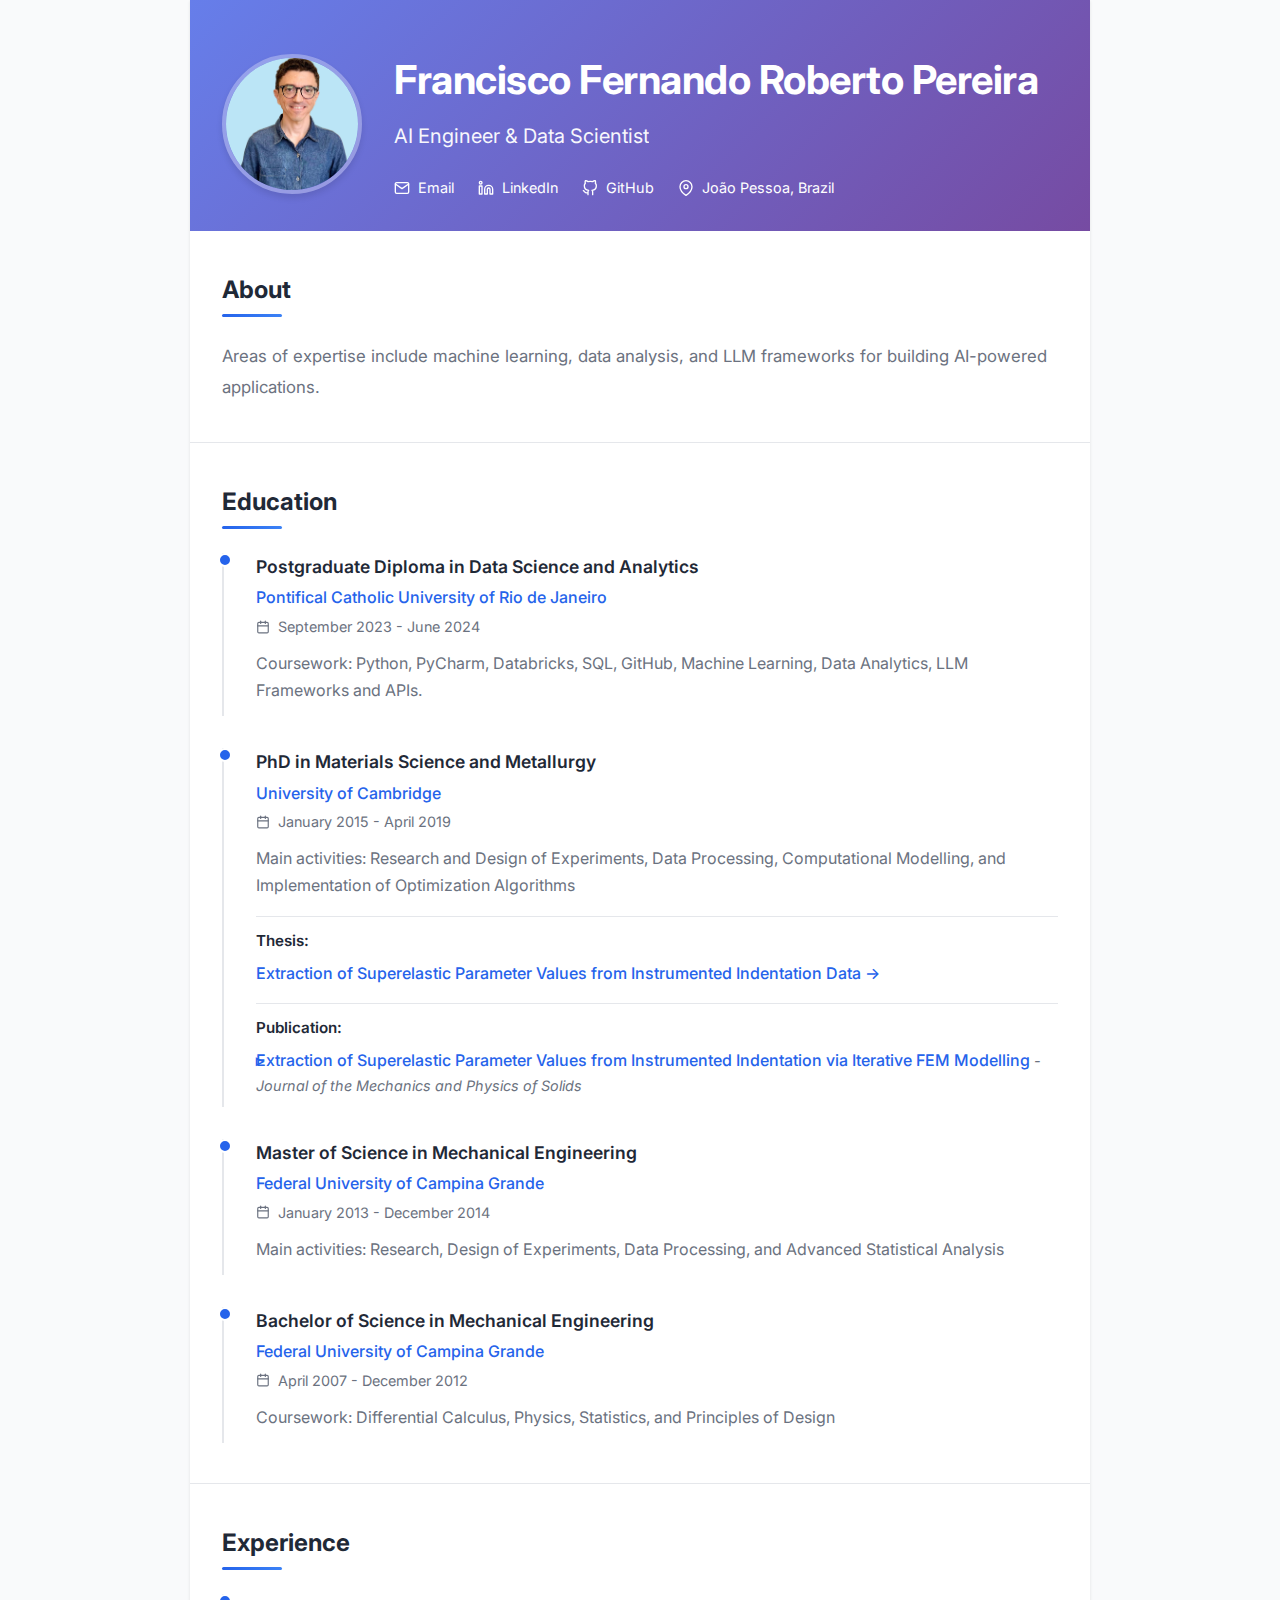
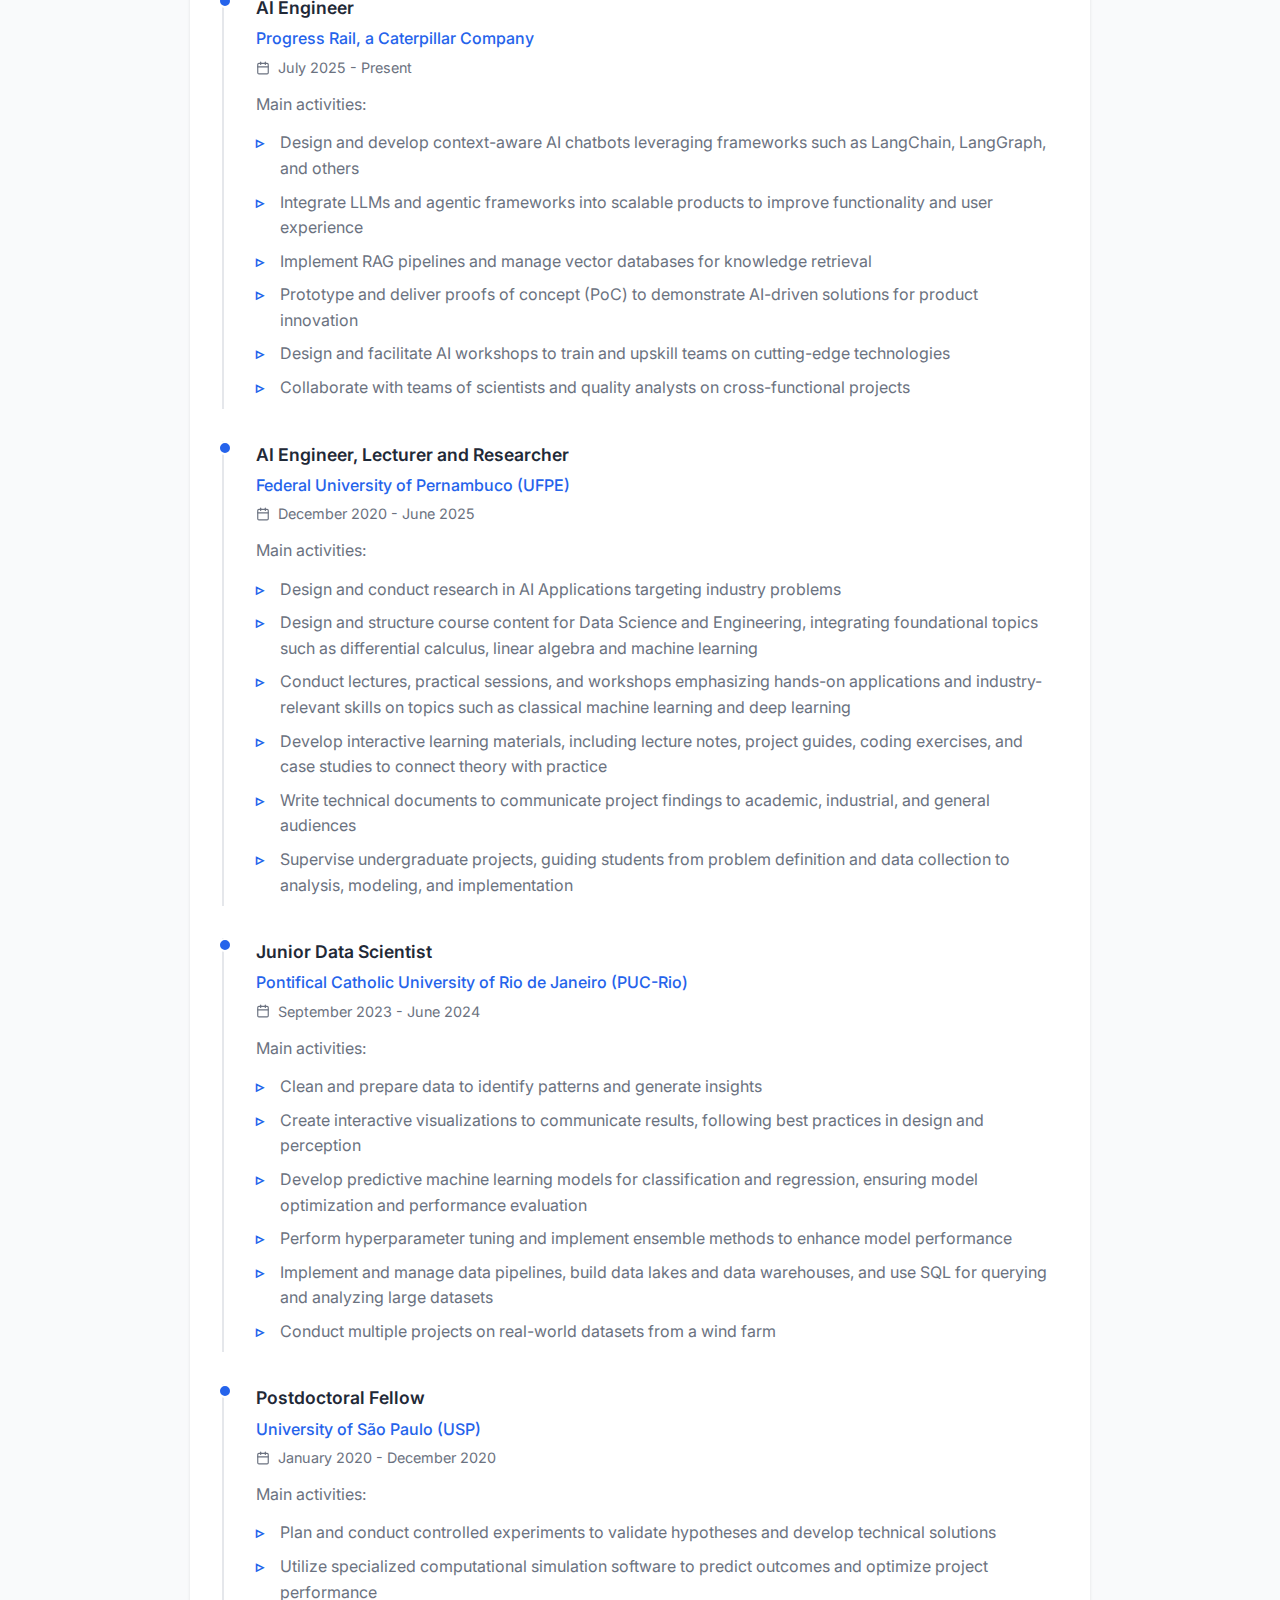
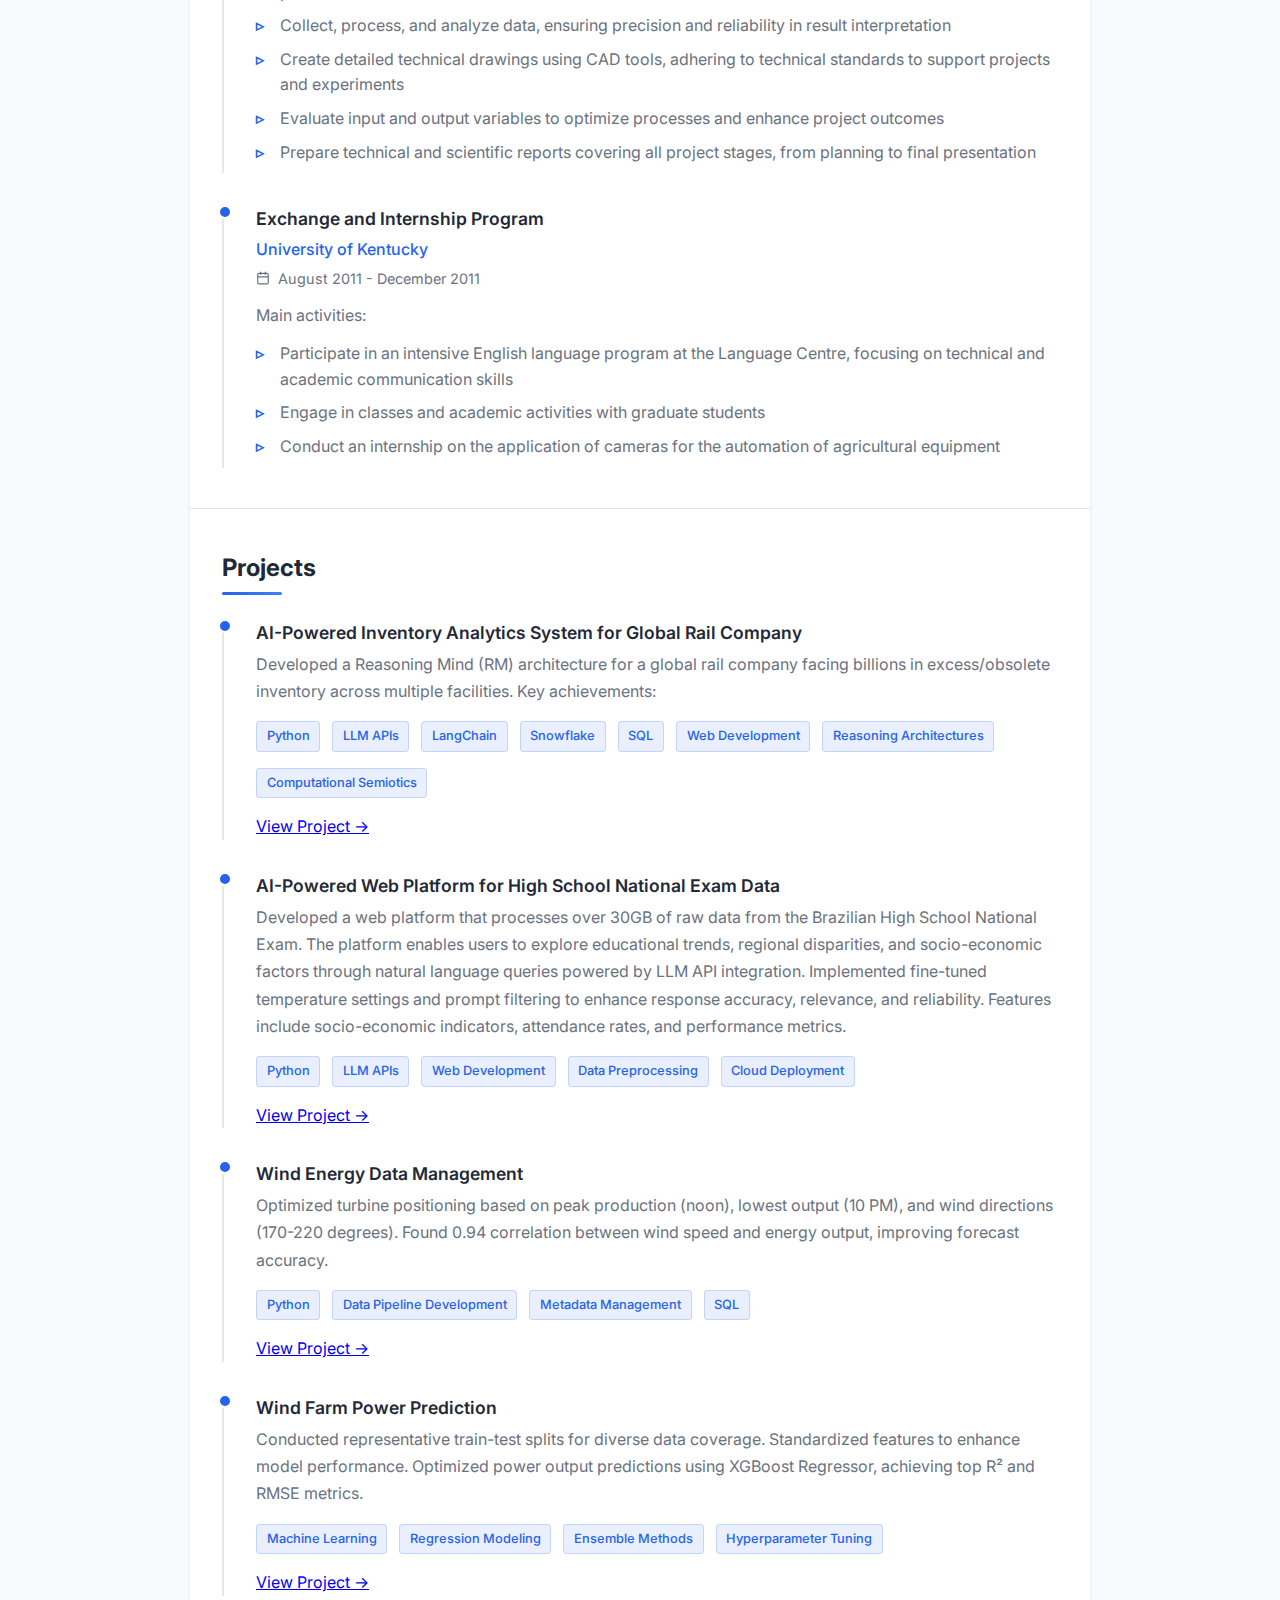
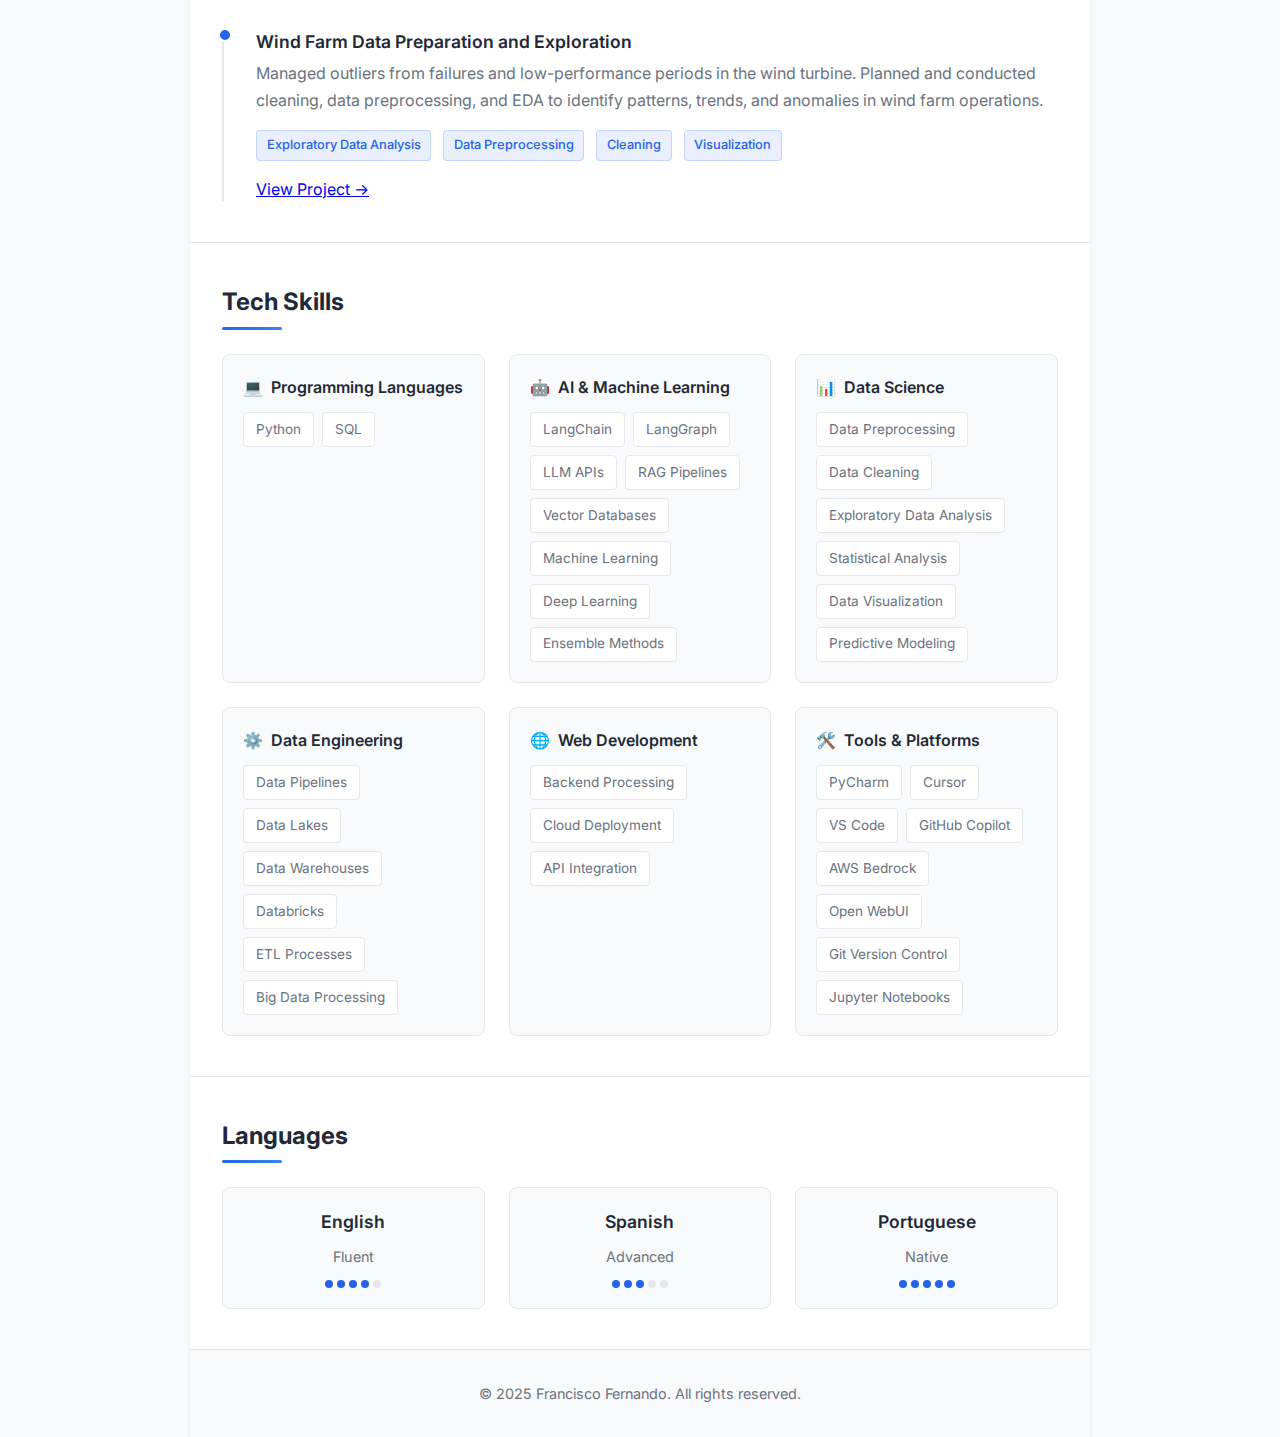
<file: index.html>
<!DOCTYPE html>
<html lang="en">
<head>
    <meta charset="UTF-8">
    <meta name="viewport" content="width=device-width, initial-scale=1.0">
    <title>Francisco Fernando - CV</title>
    <link rel="stylesheet" href="style.css">
    <link rel="preconnect" href="https://fonts.googleapis.com">
    <link rel="preconnect" href="https://fonts.gstatic.com" crossorigin>
    <link href="https://fonts.googleapis.com/css2?family=Inter:wght@300;400;600;700&display=swap" rel="stylesheet">
</head>
<body>
    <div class="container">
        <!-- Header Section -->
        <header class="header">
            <div class="profile-section">
                <img src="Foto.png" alt="Francisco Fernando" class="profile-photo">
                <div class="header-info">
                    <h1 class="name" id="name">Francisco Fernando</h1>
                    <p class="title" id="title">Software Engineer</p>
                    <div class="contact-links" id="contact-links">
                        <a href="mailto:your.email@example.com" class="contact-link">
                            <svg xmlns="http://www.w3.org/2000/svg" width="16" height="16" viewBox="0 0 24 24" fill="none" stroke="currentColor" stroke-width="2" stroke-linecap="round" stroke-linejoin="round"><path d="M4 4h16c1.1 0 2 .9 2 2v12c0 1.1-.9 2-2 2H4c-1.1 0-2-.9-2-2V6c0-1.1.9-2 2-2z"></path><polyline points="22,6 12,13 2,6"></polyline></svg>
                            Email
                        </a>
                        <a href="https://linkedin.com/in/yourprofile" target="_blank" class="contact-link">
                            <svg xmlns="http://www.w3.org/2000/svg" width="16" height="16" viewBox="0 0 24 24" fill="none" stroke="currentColor" stroke-width="2" stroke-linecap="round" stroke-linejoin="round"><path d="M16 8a6 6 0 0 1 6 6v7h-4v-7a2 2 0 0 0-2-2 2 2 0 0 0-2 2v7h-4v-7a6 6 0 0 1 6-6z"></path><rect x="2" y="9" width="4" height="12"></rect><circle cx="4" cy="4" r="2"></circle></svg>
                            LinkedIn
                        </a>
                        <a href="https://github.com/yourprofile" target="_blank" class="contact-link">
                            <svg xmlns="http://www.w3.org/2000/svg" width="16" height="16" viewBox="0 0 24 24" fill="none" stroke="currentColor" stroke-width="2" stroke-linecap="round" stroke-linejoin="round"><path d="M9 19c-5 1.5-5-2.5-7-3m14 6v-3.87a3.37 3.37 0 0 0-.94-2.61c3.14-.35 6.44-1.54 6.44-7A5.44 5.44 0 0 0 20 4.77 5.07 5.07 0 0 0 19.91 1S18.73.65 16 2.48a13.38 13.38 0 0 0-7 0C6.27.65 5.09 1 5.09 1A5.07 5.07 0 0 0 5 4.77a5.44 5.44 0 0 0-1.5 3.78c0 5.42 3.3 6.61 6.44 7A3.37 3.37 0 0 0 9 18.13V22"></path></svg>
                            GitHub
                        </a>
                        <span class="contact-link">
                            <svg xmlns="http://www.w3.org/2000/svg" width="16" height="16" viewBox="0 0 24 24" fill="none" stroke="currentColor" stroke-width="2" stroke-linecap="round" stroke-linejoin="round"><path d="M21 10c0 7-9 13-9 13s-9-6-9-13a9 9 0 0 1 18 0z"></path><circle cx="12" cy="10" r="3"></circle></svg>
                            Location
                        </span>
                    </div>
                </div>
            </div>
        </header>

        <!-- Summary Section -->
        <section class="section">
            <h2 class="section-title">About</h2>
            <p class="summary" id="summary">
                Passionate software engineer with expertise in building scalable applications and modern web technologies. 
                Committed to writing clean, maintainable code and delivering exceptional user experiences.
            </p>
        </section>

        <!-- Education Section -->
        <section class="section">
            <h2 class="section-title">Education</h2>
            <div id="education-container" class="timeline-container">
                <!-- Will be populated by JavaScript -->
            </div>
        </section>

        <!-- Experience Section -->
        <section class="section">
            <h2 class="section-title">Experience</h2>
            <div id="experience-container" class="timeline-container">
                <!-- Will be populated by JavaScript -->
            </div>
        </section>

        <!-- Projects Section -->
        <section class="section">
            <h2 class="section-title">Projects</h2>
            <div id="projects-container" class="timeline-container">
                <!-- Will be populated by JavaScript -->
            </div>
        </section>

        <!-- Skills Section -->
        <section class="section">
            <h2 class="section-title">Tech Skills</h2>
            <div id="skills-container" class="skills-grid">
                <!-- Will be populated by JavaScript -->
            </div>
        </section>

        <!-- Languages Section -->
        <section class="section">
            <h2 class="section-title">Languages</h2>
            <div id="languages-container" class="languages-grid">
                <!-- Will be populated by JavaScript -->
            </div>
        </section>

        <!-- Footer -->
        <footer class="footer">
            <p>© 2025 Francisco Fernando. All rights reserved.</p>
        </footer>
    </div>

    <script src="data.js"></script>
    <script src="script.js"></script>
</body>
</html>
</file>
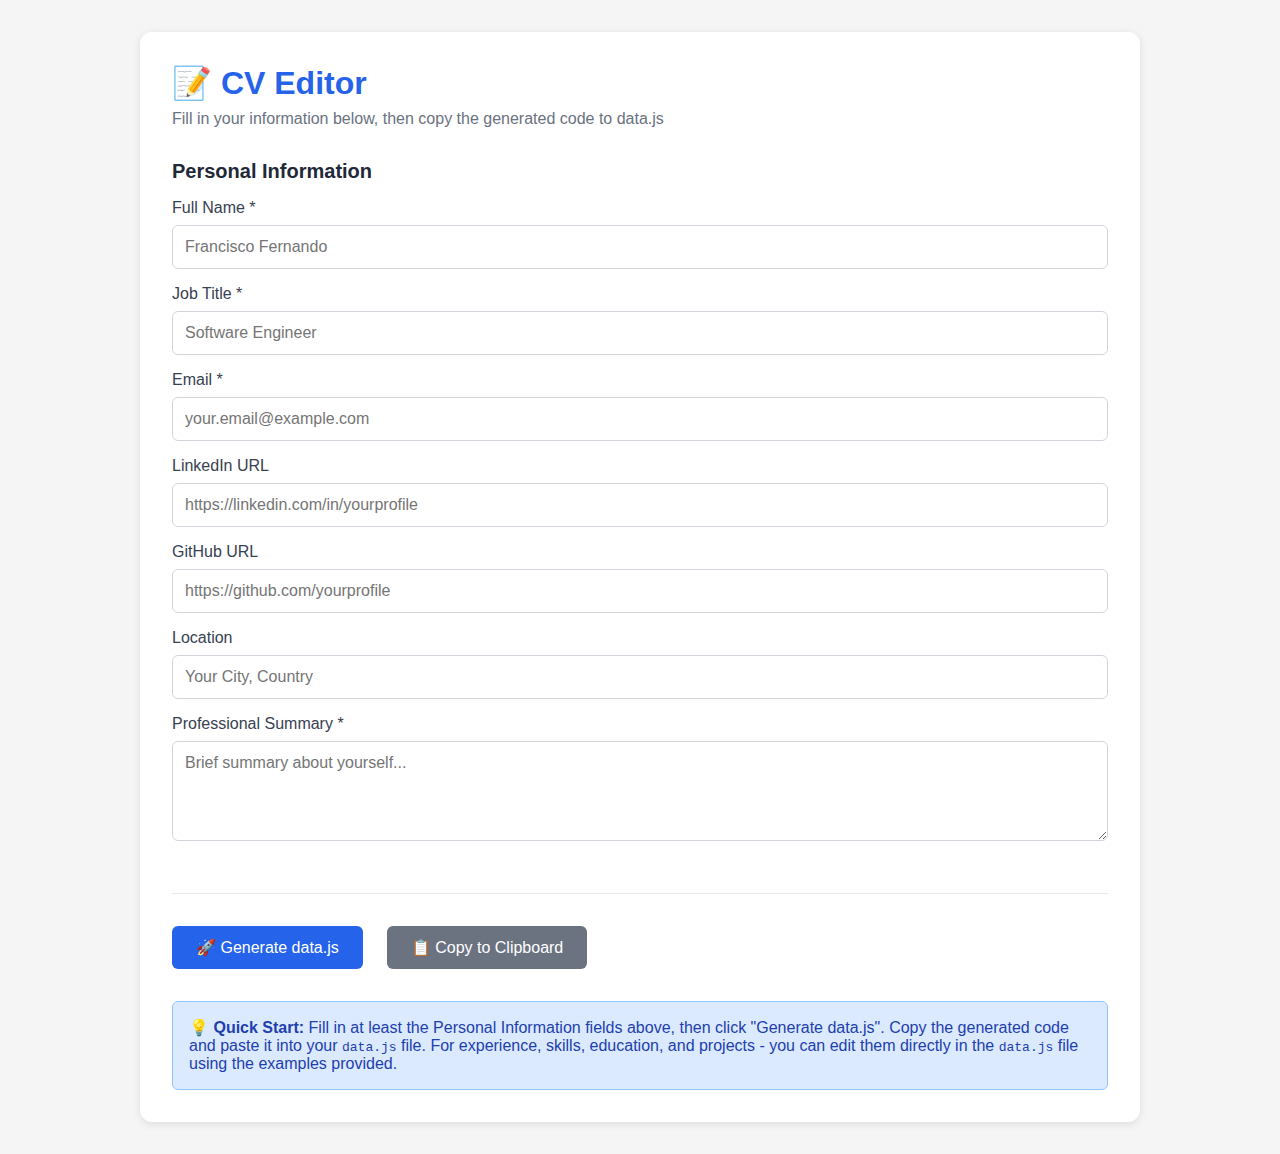
<file: editor.html>
<!DOCTYPE html>
<html lang="en">
<head>
    <meta charset="UTF-8">
    <meta name="viewport" content="width=device-width, initial-scale=1.0">
    <title>CV Editor - Easy Update</title>
    <style>
        * {
            margin: 0;
            padding: 0;
            box-sizing: border-box;
        }

        body {
            font-family: -apple-system, BlinkMacSystemFont, 'Segoe UI', 'Roboto', sans-serif;
            background: #f5f5f5;
            padding: 2rem;
        }

        .container {
            max-width: 1000px;
            margin: 0 auto;
            background: white;
            padding: 2rem;
            border-radius: 12px;
            box-shadow: 0 2px 8px rgba(0,0,0,0.1);
        }

        h1 {
            color: #2563eb;
            margin-bottom: 0.5rem;
        }

        .subtitle {
            color: #6b7280;
            margin-bottom: 2rem;
        }

        .section {
            margin-bottom: 2rem;
            padding-bottom: 2rem;
            border-bottom: 1px solid #e5e7eb;
        }

        .section:last-child {
            border-bottom: none;
        }

        .section-title {
            font-size: 1.25rem;
            font-weight: 600;
            color: #1f2937;
            margin-bottom: 1rem;
        }

        .form-group {
            margin-bottom: 1rem;
        }

        label {
            display: block;
            font-weight: 500;
            color: #374151;
            margin-bottom: 0.5rem;
        }

        input, textarea {
            width: 100%;
            padding: 0.75rem;
            border: 1px solid #d1d5db;
            border-radius: 6px;
            font-size: 1rem;
            font-family: inherit;
        }

        input:focus, textarea:focus {
            outline: none;
            border-color: #2563eb;
            box-shadow: 0 0 0 3px rgba(37, 99, 235, 0.1);
        }

        textarea {
            resize: vertical;
            min-height: 100px;
        }

        .button {
            background: #2563eb;
            color: white;
            border: none;
            padding: 0.75rem 1.5rem;
            border-radius: 6px;
            font-size: 1rem;
            font-weight: 500;
            cursor: pointer;
            transition: background 0.2s;
        }

        .button:hover {
            background: #1d4ed8;
        }

        .button-secondary {
            background: #6b7280;
            margin-left: 0.5rem;
        }

        .button-secondary:hover {
            background: #4b5563;
        }

        .actions {
            display: flex;
            gap: 1rem;
            margin-top: 2rem;
        }

        .preview-note {
            background: #dbeafe;
            border: 1px solid #93c5fd;
            border-radius: 6px;
            padding: 1rem;
            margin-top: 2rem;
            color: #1e40af;
        }

        .dynamic-section {
            background: #f9fafb;
            padding: 1rem;
            border-radius: 6px;
            margin-bottom: 1rem;
        }

        .dynamic-item {
            background: white;
            padding: 1rem;
            border-radius: 6px;
            margin-bottom: 1rem;
            border: 1px solid #e5e7eb;
        }

        .remove-btn {
            background: #dc2626;
            color: white;
            border: none;
            padding: 0.5rem 1rem;
            border-radius: 4px;
            cursor: pointer;
            font-size: 0.875rem;
            margin-top: 0.5rem;
        }

        .remove-btn:hover {
            background: #b91c1c;
        }

        .add-btn {
            background: #059669;
            color: white;
            border: none;
            padding: 0.5rem 1rem;
            border-radius: 4px;
            cursor: pointer;
            font-size: 0.875rem;
            margin-top: 0.5rem;
        }

        .add-btn:hover {
            background: #047857;
        }

        .output-area {
            background: #1f2937;
            color: #f3f4f6;
            padding: 1rem;
            border-radius: 6px;
            font-family: monospace;
            font-size: 0.875rem;
            max-height: 400px;
            overflow-y: auto;
            white-space: pre-wrap;
            word-wrap: break-word;
        }
    </style>
</head>
<body>
    <div class="container">
        <h1>📝 CV Editor</h1>
        <p class="subtitle">Fill in your information below, then copy the generated code to data.js</p>

        <!-- Personal Information -->
        <div class="section">
            <h2 class="section-title">Personal Information</h2>
            <div class="form-group">
                <label>Full Name *</label>
                <input type="text" id="name" placeholder="Francisco Fernando">
            </div>
            <div class="form-group">
                <label>Job Title *</label>
                <input type="text" id="title" placeholder="Software Engineer">
            </div>
            <div class="form-group">
                <label>Email *</label>
                <input type="email" id="email" placeholder="your.email@example.com">
            </div>
            <div class="form-group">
                <label>LinkedIn URL</label>
                <input type="text" id="linkedin" placeholder="https://linkedin.com/in/yourprofile">
            </div>
            <div class="form-group">
                <label>GitHub URL</label>
                <input type="text" id="github" placeholder="https://github.com/yourprofile">
            </div>
            <div class="form-group">
                <label>Location</label>
                <input type="text" id="location" placeholder="Your City, Country">
            </div>
            <div class="form-group">
                <label>Professional Summary *</label>
                <textarea id="summary" placeholder="Brief summary about yourself..."></textarea>
            </div>
        </div>

        <!-- Generate Button -->
        <div class="actions">
            <button class="button" onclick="generateDataJS()">🚀 Generate data.js</button>
            <button class="button button-secondary" onclick="copyToClipboard()">📋 Copy to Clipboard</button>
        </div>

        <!-- Output -->
        <div id="output-section" style="display: none; margin-top: 2rem;">
            <h2 class="section-title">Generated Code</h2>
            <p style="margin-bottom: 1rem; color: #6b7280;">Copy this code and replace the contents of your <code>data.js</code> file:</p>
            <div class="output-area" id="output"></div>
        </div>

        <div class="preview-note">
            <strong>💡 Quick Start:</strong> Fill in at least the Personal Information fields above, then click "Generate data.js". 
            Copy the generated code and paste it into your <code>data.js</code> file. 
            For experience, skills, education, and projects - you can edit them directly in the <code>data.js</code> file using the examples provided.
        </div>
    </div>

    <script>
        function generateDataJS() {
            const name = document.getElementById('name').value || 'Francisco Fernando';
            const title = document.getElementById('title').value || 'Software Engineer';
            const email = document.getElementById('email').value || 'your.email@example.com';
            const linkedin = document.getElementById('linkedin').value || 'https://linkedin.com/in/yourprofile';
            const github = document.getElementById('github').value || 'https://github.com/yourprofile';
            const location = document.getElementById('location').value || 'Your City, Country';
            const summary = document.getElementById('summary').value || 'Passionate software engineer with expertise in building scalable applications.';

            const code = `// CV Data - Easy to Update!
// Simply edit the information below to update your CV

const cvData = {
    // Personal Information
    personal: {
        name: "${name}",
        title: "${title}",
        email: "${email}",
        linkedin: "${linkedin}",
        github: "${github}",
        location: "${location}",
        summary: "${summary}"
    },

    // Work Experience
    experience: [
        {
            position: "Senior Software Engineer",
            company: "Tech Company Inc.",
            period: "2022 - Present",
            description: "Leading development of cloud-native applications.",
            highlights: [
                "Architected and implemented microservices infrastructure",
                "Reduced application load time by 40%",
                "Led a team of 5 developers"
            ]
        },
        // Add more experience items here
    ],

    // Skills (organized by category)
    skills: [
        {
            category: "Languages",
            icon: "💻",
            items: ["JavaScript", "TypeScript", "Python", "Java"]
        },
        {
            category: "Frontend",
            icon: "🎨",
            items: ["React", "Vue.js", "HTML5", "CSS3"]
        },
        {
            category: "Backend",
            icon: "⚙️",
            items: ["Node.js", "Express", "REST APIs"]
        },
        // Add more skill categories here
    ],

    // Education
    education: [
        {
            degree: "Bachelor of Science in Computer Science",
            institution: "University Name",
            period: "2014 - 2018",
            description: "Specialized in Software Engineering. GPA: 3.8/4.0"
        },
        // Add more education items here
    ],

    // Projects
    projects: [
        {
            name: "Project Name",
            description: "Brief description of your project",
            tech: ["React", "Node.js", "MongoDB"],
            link: "https://github.com/yourprofile/project"
        },
        // Add more projects here
    ]
};

// Make data globally available
window.cvData = cvData;`;

            document.getElementById('output').textContent = code;
            document.getElementById('output-section').style.display = 'block';
            document.getElementById('output-section').scrollIntoView({ behavior: 'smooth' });
        }

        function copyToClipboard() {
            const output = document.getElementById('output').textContent;
            navigator.clipboard.writeText(output).then(() => {
                alert('✅ Code copied to clipboard! Now paste it into your data.js file.');
            }).catch(err => {
                alert('❌ Failed to copy. Please select and copy manually.');
            });
        }
    </script>
</body>
</html>
</file>
<file: style.css>
/* Modern Minimalist CV Styles */

* {
    margin: 0;
    padding: 0;
    box-sizing: border-box;
}

:root {
    --primary-color: #2563eb;
    --text-primary: #1f2937;
    --text-secondary: #6b7280;
    --background: #ffffff;
    --surface: #f9fafb;
    --border: #e5e7eb;
    --accent: #3b82f6;
    --success: #10b981;
}

body {
    font-family: 'Inter', -apple-system, BlinkMacSystemFont, 'Segoe UI', 'Roboto', sans-serif;
    line-height: 1.6;
    color: var(--text-primary);
    background-color: var(--surface);
    -webkit-font-smoothing: antialiased;
    -moz-osx-font-smoothing: grayscale;
}

.container {
    max-width: 900px;
    margin: 0 auto;
    background-color: var(--background);
    box-shadow: 0 1px 3px rgba(0, 0, 0, 0.1);
    min-height: 100vh;
}

/* Header Section */
.header {
    padding: 3rem 2rem 2rem;
    background: linear-gradient(135deg, #667eea 0%, #764ba2 100%);
    color: white;
}

.profile-section {
    display: flex;
    gap: 2rem;
    align-items: center;
    flex-wrap: wrap;
}

.profile-photo {
    width: 140px;
    height: 140px;
    border-radius: 50%;
    object-fit: cover;
    border: 4px solid rgba(255, 255, 255, 0.3);
    box-shadow: 0 4px 6px rgba(0, 0, 0, 0.1);
}

.header-info {
    flex: 1;
    min-width: 300px;
}

.name {
    font-size: 2.5rem;
    font-weight: 700;
    margin-bottom: 0.5rem;
    letter-spacing: -0.5px;
}

.title {
    font-size: 1.25rem;
    font-weight: 400;
    margin-bottom: 1.5rem;
    opacity: 0.95;
}

.contact-links {
    display: flex;
    gap: 1.5rem;
    flex-wrap: wrap;
}

.contact-link {
    display: inline-flex;
    align-items: center;
    gap: 0.5rem;
    color: white;
    text-decoration: none;
    font-size: 0.9rem;
    transition: opacity 0.2s;
}

.contact-link:hover {
    opacity: 0.8;
}

.contact-link svg {
    width: 16px;
    height: 16px;
}

/* Section Styles */
.section {
    padding: 2.5rem 2rem;
    border-bottom: 1px solid var(--border);
}

.section:last-of-type {
    border-bottom: none;
}

.section-title {
    font-size: 1.5rem;
    font-weight: 700;
    margin-bottom: 1.5rem;
    color: var(--text-primary);
    position: relative;
    padding-bottom: 0.5rem;
}

.section-title::after {
    content: '';
    position: absolute;
    left: 0;
    bottom: 0;
    width: 60px;
    height: 3px;
    background: linear-gradient(90deg, var(--primary-color), var(--accent));
    border-radius: 2px;
}

/* Summary */
.summary {
    font-size: 1.05rem;
    line-height: 1.8;
    color: var(--text-secondary);
}

/* Timeline Items (Experience & Education) */
.timeline-container {
    display: flex;
    flex-direction: column;
    gap: 2rem;
}

.timeline-item {
    position: relative;
    padding-left: 2rem;
    border-left: 2px solid var(--border);
}

.timeline-item::before {
    content: '';
    position: absolute;
    left: -6px;
    top: 0;
    width: 10px;
    height: 10px;
    border-radius: 50%;
    background-color: var(--primary-color);
    border: 2px solid var(--background);
}

.timeline-item h3 {
    font-size: 1.1rem;
    font-weight: 600;
    color: var(--text-primary);
    margin-bottom: 0.25rem;
}

.timeline-item .company {
    font-size: 1rem;
    color: var(--primary-color);
    font-weight: 500;
    margin-bottom: 0.25rem;
}

.timeline-item .period {
    font-size: 0.9rem;
    color: var(--text-secondary);
    margin-bottom: 0.75rem;
    display: flex;
    align-items: center;
    gap: 0.5rem;
}

.timeline-item .description {
    color: var(--text-secondary);
    line-height: 1.7;
    margin-bottom: 0.75rem;
}

.timeline-item .tech-stack {
    display: flex;
    flex-wrap: wrap;
    gap: 0.5rem;
    margin-bottom: 0.75rem;
}

.timeline-item ul {
    list-style: none;
    padding: 0;
}

.timeline-item li {
    padding-left: 1.5rem;
    margin-bottom: 0.5rem;
    color: var(--text-secondary);
    position: relative;
}

.timeline-item li::before {
    content: '▹';
    position: absolute;
    left: 0;
    color: var(--primary-color);
    font-weight: bold;
}

/* Thesis and Publications styling */
.thesis-section,
.publications-section {
    margin-top: 1rem;
    padding-top: 0.75rem;
    border-top: 1px solid var(--border);
}

.thesis-section h4,
.publications-section h4 {
    font-size: 0.95rem;
    font-weight: 600;
    color: var(--text-primary);
    margin-bottom: 0.5rem;
}

.thesis-link,
.publication-link {
    color: var(--primary-color);
    text-decoration: none;
    font-weight: 500;
    transition: color 0.2s;
}

.thesis-link:hover,
.publication-link:hover {
    color: var(--accent);
    text-decoration: underline;
}

.publications-list {
    list-style: none;
    padding: 0;
    margin: 0;
}

.publications-list li {
    margin-bottom: 0.5rem;
    padding-left: 0;
}

.publication-journal {
    color: var(--text-secondary);
    font-style: italic;
    font-size: 0.9rem;
}

/* Skills Grid */
.skills-grid {
    display: grid;
    grid-template-columns: repeat(auto-fill, minmax(250px, 1fr));
    gap: 1.5rem;
}

.skill-category {
    background-color: var(--surface);
    padding: 1.25rem;
    border-radius: 8px;
    border: 1px solid var(--border);
    transition: transform 0.2s, box-shadow 0.2s;
}

.skill-category:hover {
    transform: translateY(-2px);
    box-shadow: 0 4px 12px rgba(0, 0, 0, 0.08);
}

.skill-category h3 {
    font-size: 1rem;
    font-weight: 600;
    color: var(--text-primary);
    margin-bottom: 0.75rem;
    display: flex;
    align-items: center;
    gap: 0.5rem;
}

.skill-tags {
    display: flex;
    flex-wrap: wrap;
    gap: 0.5rem;
}

.skill-tag {
    display: inline-block;
    padding: 0.35rem 0.75rem;
    background-color: var(--background);
    color: var(--text-secondary);
    font-size: 0.85rem;
    border-radius: 4px;
    border: 1px solid var(--border);
    transition: all 0.2s;
}

.skill-tag:hover {
    border-color: var(--primary-color);
    color: var(--primary-color);
    background-color: rgba(37, 99, 235, 0.05);
}

/* Languages Grid */
.languages-grid {
    display: grid;
    grid-template-columns: repeat(auto-fill, minmax(200px, 1fr));
    gap: 1.5rem;
}

.language-item {
    background-color: var(--surface);
    padding: 1.25rem;
    border-radius: 8px;
    border: 1px solid var(--border);
    text-align: center;
    transition: transform 0.2s, box-shadow 0.2s;
}

.language-item:hover {
    transform: translateY(-2px);
    box-shadow: 0 4px 12px rgba(0, 0, 0, 0.08);
}

.language-name {
    font-size: 1.1rem;
    font-weight: 600;
    color: var(--text-primary);
    margin-bottom: 0.5rem;
}

.language-level {
    font-size: 0.9rem;
    color: var(--text-secondary);
    margin-bottom: 0.75rem;
}

.language-proficiency {
    display: flex;
    justify-content: center;
    gap: 0.25rem;
}

.proficiency-dot {
    width: 8px;
    height: 8px;
    border-radius: 50%;
    background-color: var(--border);
    transition: background-color 0.2s;
}

.proficiency-dot.active {
    background-color: var(--primary-color);
}

/* Projects Grid */
.projects-grid {
    display: grid;
    grid-template-columns: repeat(auto-fill, minmax(300px, 1fr));
    gap: 1.5rem;
}

.project-card {
    background-color: var(--surface);
    padding: 1.5rem;
    border-radius: 8px;
    border: 1px solid var(--border);
    transition: transform 0.2s, box-shadow 0.2s;
}

.project-card:hover {
    transform: translateY(-2px);
    box-shadow: 0 4px 12px rgba(0, 0, 0, 0.08);
}

.project-card h3 {
    font-size: 1.1rem;
    font-weight: 600;
    color: var(--text-primary);
    margin-bottom: 0.5rem;
}

.project-card .description {
    color: var(--text-secondary);
    font-size: 0.95rem;
    line-height: 1.6;
    margin-bottom: 1rem;
}

.project-card .tech-stack {
    display: flex;
    flex-wrap: wrap;
    gap: 0.5rem;
    margin-bottom: 1rem;
}

.project-card .tech-tag,
.timeline-item .tech-tag {
    font-size: 0.8rem;
    padding: 0.25rem 0.6rem;
    background-color: rgba(37, 99, 235, 0.1);
    color: var(--primary-color);
    border-radius: 4px;
    font-weight: 500;
    display: inline-block;
    margin: 0.25rem 0.25rem 0.25rem 0;
    border: 1px solid rgba(37, 99, 235, 0.2);
}

.project-card .project-link {
    color: var(--primary-color);
    text-decoration: none;
    font-size: 0.9rem;
    font-weight: 500;
    display: inline-flex;
    align-items: center;
    gap: 0.25rem;
    transition: gap 0.2s;
}

.project-card .project-link:hover {
    gap: 0.5rem;
}

/* Footer */
.footer {
    padding: 2rem;
    text-align: center;
    color: var(--text-secondary);
    font-size: 0.9rem;
    background-color: var(--surface);
    border-top: 1px solid var(--border);
}

/* Responsive Design */
@media (max-width: 768px) {
    .header {
        padding: 2rem 1.5rem;
    }

    .profile-section {
        flex-direction: column;
        text-align: center;
        align-items: center;
    }

    .name {
        font-size: 2rem;
    }

    .contact-links {
        justify-content: center;
    }

    .section {
        padding: 2rem 1.5rem;
    }

    .skills-grid,
    .projects-grid {
        grid-template-columns: 1fr;
    }
}

@media print {
    body {
        background-color: white;
    }

    .container {
        box-shadow: none;
    }

    .section {
        page-break-inside: avoid;
    }

    .contact-link:hover,
    .skill-tag:hover,
    .project-card:hover {
        transform: none;
        box-shadow: none;
    }
}
</file>
